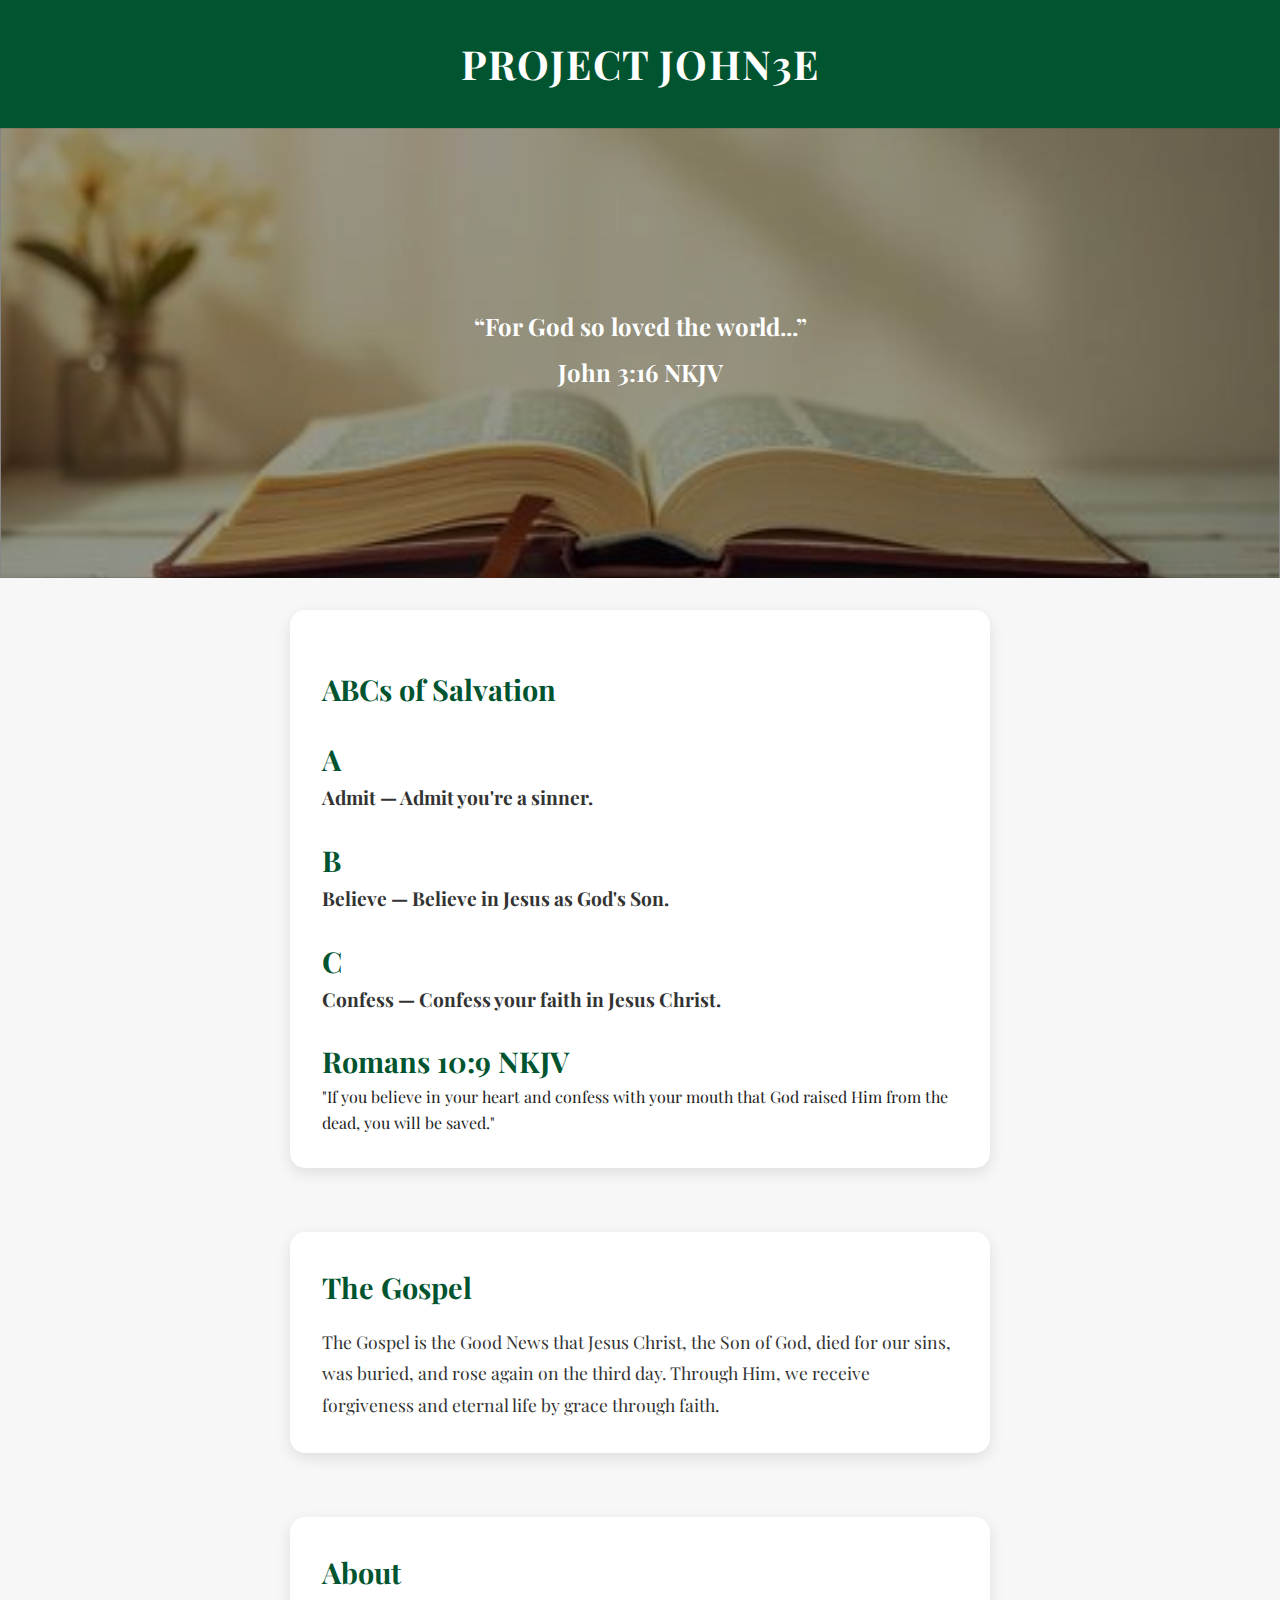
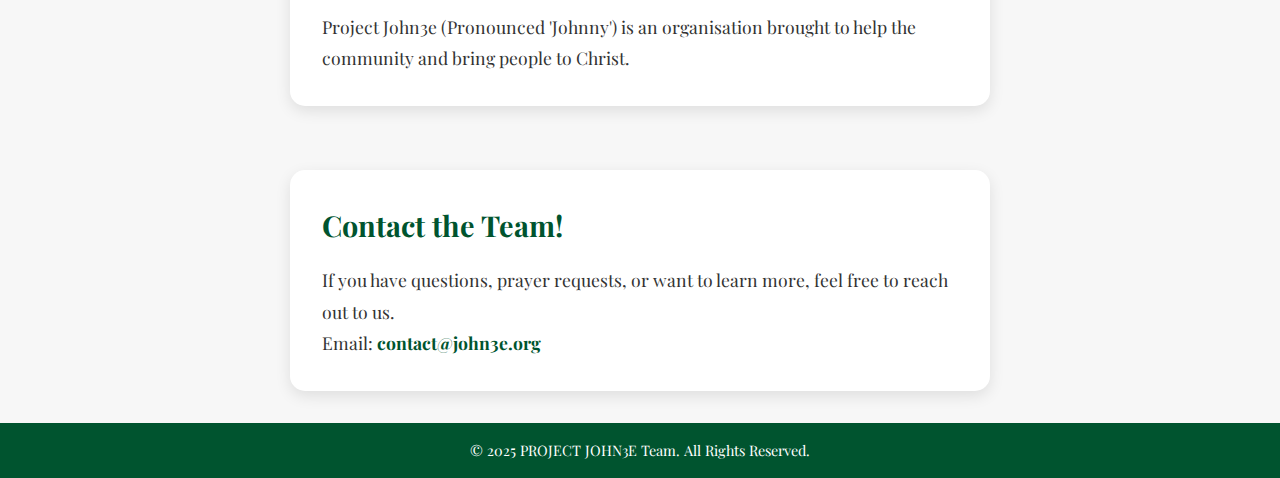
<file: index.html>
<!DOCTYPE html>
<html lang="en" dir="ltr">
<head>
  <meta charset="utf-8">
  <title>PROJECT JOHN3E</title>
  <link rel="stylesheet" href="css/master.css">
  <link href="https://fonts.googleapis.com/css2?family=Playfair+Display&display=swap" rel="stylesheet">
</head>
<body>
  <div class="header">
    <h1>PROJECT JOHN3E</h1>
  </div>

  <section class="hero">
    <h2 id="verse001">“For God so loved the world...”</h2>
    <h2 id="verse001location">John 3:16 NKJV</h2>
  </section>

  <section class="abcs">
    <h2>ABCs of Salvation</h2>
    <h2>A</h2>
    <h3>Admit — Admit you're a sinner.</h3>

    <h2>B</h2>
    <h3>Believe — Believe in Jesus as God's Son.</h3>

    <h2>C</h2>
    <h3>Confess — Confess your faith in Jesus Christ.</h3>

    <h2>Romans 10:9 NKJV</h2>
    <p>"If you believe in your heart and confess with your mouth that God raised Him from the dead, you will be saved."</p>
   </section>

    <section class="gospel">
      <h2>The Gospel</h2>
      <p>
        The Gospel is the Good News that Jesus Christ, the Son of God, died for our sins, was buried, and rose again on the third day.
        Through Him, we receive forgiveness and eternal life by grace through faith.
      </p>
    </section>

    <section class="about">
        <h2>About</h2>
        <p>
            Project John3e (Pronounced 'Johnny') is an organisation brought to help the community and bring people to Christ.
        </p>
    </section>

    <section class="contact">
      <h2>Contact the Team!</h2>
      <p>If you have questions, prayer requests, or want to learn more, feel free to reach out to us.</p>
      <p>Email: <a href="mailto:contact@john3e.org">contact@john3e.org</a></p>
    </section>

  <footer>
    <p>&copy; 2025 PROJECT JOHN3E Team. All Rights Reserved.</p>
  </footer>
</body>
</html>
</file>
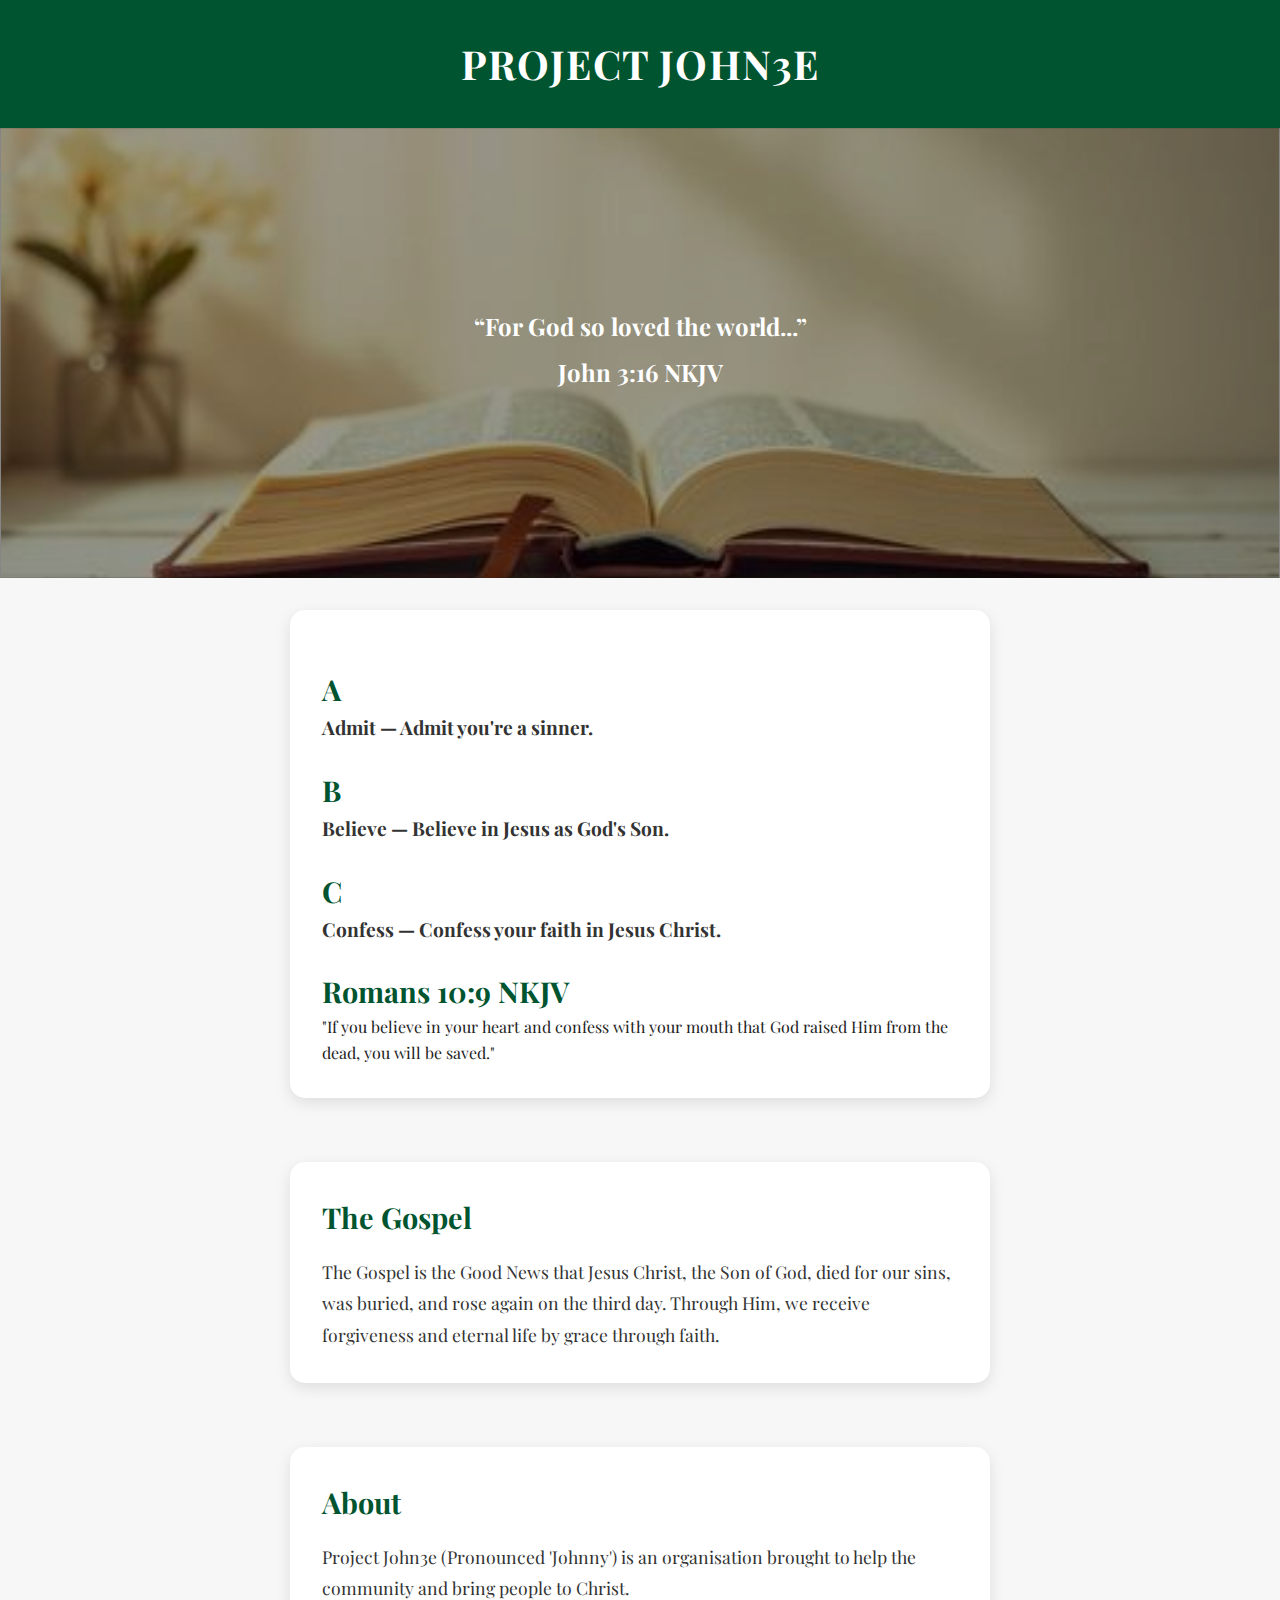
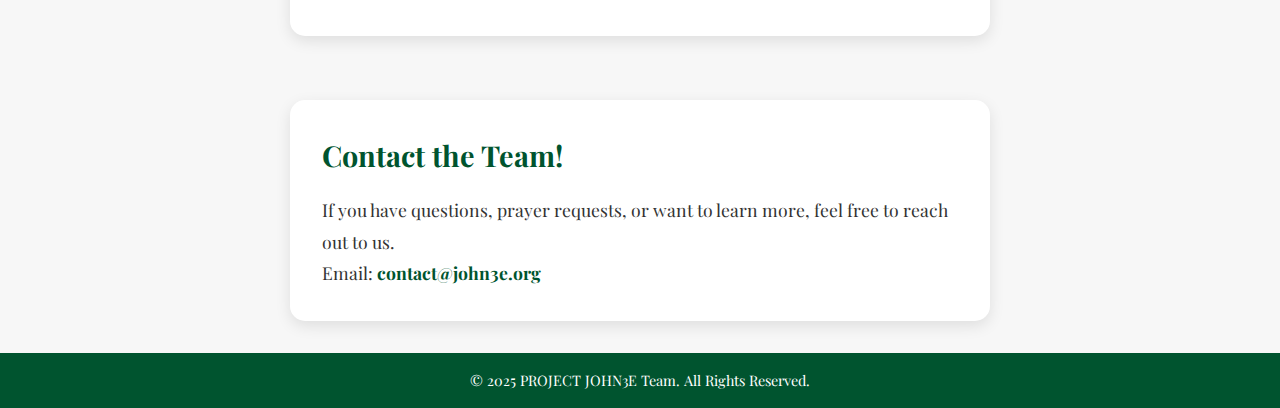
<file: PROJECT JOHNE3/index.html>
<!DOCTYPE html>
<html lang="en" dir="ltr">
<head>
  <meta charset="utf-8">
  <title>PROJECT JOHN3E</title>
  <link rel="stylesheet" href="css/master.css">
  <link href="https://fonts.googleapis.com/css2?family=Playfair+Display&display=swap" rel="stylesheet">
</head>
<body>
  <div class="header">
    <h1>PROJECT JOHN3E</h1>
  </div>

  <section class="hero">
    <h2 id="verse001">“For God so loved the world...”</h2>
    <h2 id="verse001location">John 3:16 NKJV</h2>
  </section>

  <section class="abcs">
    <h2>A</h2>
    <h3>Admit — Admit you're a sinner.</h3>

    <h2>B</h2>
    <h3>Believe — Believe in Jesus as God's Son.</h3>

    <h2>C</h2>
    <h3>Confess — Confess your faith in Jesus Christ.</h3>

    <h2>Romans 10:9 NKJV</h2>
    <p>"If you believe in your heart and confess with your mouth that God raised Him from the dead, you will be saved."</p>
   </section>

    <section class="gospel">
      <h2>The Gospel</h2>
      <p>
        The Gospel is the Good News that Jesus Christ, the Son of God, died for our sins, was buried, and rose again on the third day.
        Through Him, we receive forgiveness and eternal life by grace through faith.
      </p>
    </section>

    <section class="about">
        <h2>About</h2>
        <p>
            Project John3e (Pronounced 'Johnny') is an organisation brought to help the community and bring people to Christ.
        </p>
    </section>

    <section class="contact">
      <h2>Contact the Team!</h2>
      <p>If you have questions, prayer requests, or want to learn more, feel free to reach out to us.</p>
      <p>Email: <a href="mailto:contact@john3e.org">contact@john3e.org</a></p>
    </section>

  <footer>
    <p>&copy; 2025 PROJECT JOHN3E Team. All Rights Reserved.</p>
  </footer>
</body>
</html>
</file>
<file: css/master.css>
/* Reset & Base Styling */
* {
  box-sizing: border-box;
  margin: 0;
  padding: 0;
}

body {
  font-family: 'Playfair Display', serif;
  background-color: #f7f7f7;
  color: #222;
  line-height: 1.6;
  display: flex;
  flex-direction: column;
  min-height: 100vh;
}

/* Header */
.header {
  background: #00542f;
  color: white;
  padding: 2rem;
  text-align: center;
  box-shadow: 0 2px 5px rgba(0, 0, 0, 0.2);
}

.header h1 {
  font-size: 2.5rem;
  letter-spacing: 1.2px;
  text-transform: uppercase;
}

/* Hero Section */
.hero {
  background-image: url('../images/hero.jpg');
  background-size: cover;
  background-position: center;
  background-repeat: no-repeat;
  background-blend-mode: darken;
  background-color: rgba(0, 0, 0, 0.4); /* Dark overlay */

  height: 50vh;
  display: flex;
  flex-direction: column;
  justify-content: center;
  align-items: center;

  padding: 2rem 100px;
  border: 1px solid rgba(28, 28, 28, 0.11);

  text-align: center;
  color: #fff;
}

.hero h2 {
  margin-bottom: 0.5rem;
}

/* ABCs Section */
.abcs {
  padding: 2rem;
  max-width: 700px;
  margin: 2rem auto;
  background-color: white;
  border-radius: 15px;
  box-shadow: 0 5px 15px rgba(0, 0, 0, 0.1);
  text-align: left;
}

.abcs h2 {
  font-size: 1.8rem;
  color: #00542f;
  margin-top: 1.5rem;
}

.abcs h3 {
  font-size: 1.2rem;
  margin-bottom: 1rem;
  color: #333;
}

.gospel {
  padding: 2rem;
  max-width: 700px;
  margin: 2rem auto;
  background-color: white;
  border-radius: 15px;
  box-shadow: 0 5px 15px rgba(0, 0, 0, 0.1);
  text-align: left;
}

.gospel h2 {
  font-size: 1.8rem;
  color: #00542f;
  margin-bottom: 1rem;
}

.gospel p {
  font-size: 1.1rem;
  line-height: 1.8;
  color: #333;
}

.about {
  padding: 2rem;
  max-width: 700px;
  margin: 2rem auto;
  background-color: white;
  border-radius: 15px;
  box-shadow: 0 5px 15px rgba(0, 0, 0, 0.1);
  text-align: left;
}

.about h2 {
  font-size: 1.8rem;
  color: #00542f;
  margin-bottom: 1rem;
}

.about p {
  font-size: 1.1rem;
  line-height: 1.8;
  color: #333;
}

.contact {
  padding: 2rem;
  max-width: 700px;
  margin: 2rem auto;
  background-color: white;
  border-radius: 15px;
  box-shadow: 0 5px 15px rgba(0, 0, 0, 0.1);
  text-align: left;
}

.contact h2 {
  font-size: 1.8rem;
  color: #00542f;
  margin-bottom: 1rem;
}

.contact p {
  font-size: 1.1rem;
  line-height: 1.8;
  color: #333;
}

.contact a {
  color: #00542f;
  text-decoration: none;
  font-weight: bold;
}

.contact a:hover {
  text-decoration: underline;
}

/* Footer */
footer {
  background-color: #00542f;
  color: white;
  text-align: center;
  padding: 1rem;
  font-size: 0.9rem;
}
</file>
<file: PROJECT JOHNE3/css/master.css>
/* Reset & Base Styling */
* {
  box-sizing: border-box;
  margin: 0;
  padding: 0;
}

body {
  font-family: 'Playfair Display', serif;
  background-color: #f7f7f7;
  color: #222;
  line-height: 1.6;
  display: flex;
  flex-direction: column;
  min-height: 100vh;
}

/* Header */
.header {
  background: #00542f;
  color: white;
  padding: 2rem;
  text-align: center;
  box-shadow: 0 2px 5px rgba(0, 0, 0, 0.2);
}

.header h1 {
  font-size: 2.5rem;
  letter-spacing: 1.2px;
  text-transform: uppercase;
}

/* Hero Section */
.hero {
  background-image: url('../images/hero.jpg');
  background-size: cover;
  background-position: center;
  background-repeat: no-repeat;
  background-blend-mode: darken;
  background-color: rgba(0, 0, 0, 0.4); /* Dark overlay */

  height: 50vh;
  display: flex;
  flex-direction: column;
  justify-content: center;
  align-items: center;

  padding: 2rem 100px;
  border: 1px solid rgba(28, 28, 28, 0.11);

  text-align: center;
  color: #fff;
}

.hero h2 {
  margin-bottom: 0.5rem;
}

/* ABCs Section */
.abcs {
  padding: 2rem;
  max-width: 700px;
  margin: 2rem auto;
  background-color: white;
  border-radius: 15px;
  box-shadow: 0 5px 15px rgba(0, 0, 0, 0.1);
  text-align: left;
}

.abcs h2 {
  font-size: 1.8rem;
  color: #00542f;
  margin-top: 1.5rem;
}

.abcs h3 {
  font-size: 1.2rem;
  margin-bottom: 1rem;
  color: #333;
}

.gospel {
  padding: 2rem;
  max-width: 700px;
  margin: 2rem auto;
  background-color: white;
  border-radius: 15px;
  box-shadow: 0 5px 15px rgba(0, 0, 0, 0.1);
  text-align: left;
}

.gospel h2 {
  font-size: 1.8rem;
  color: #00542f;
  margin-bottom: 1rem;
}

.gospel p {
  font-size: 1.1rem;
  line-height: 1.8;
  color: #333;
}

.about {
  padding: 2rem;
  max-width: 700px;
  margin: 2rem auto;
  background-color: white;
  border-radius: 15px;
  box-shadow: 0 5px 15px rgba(0, 0, 0, 0.1);
  text-align: left;
}

.about h2 {
  font-size: 1.8rem;
  color: #00542f;
  margin-bottom: 1rem;
}

.about p {
  font-size: 1.1rem;
  line-height: 1.8;
  color: #333;
}

.contact {
  padding: 2rem;
  max-width: 700px;
  margin: 2rem auto;
  background-color: white;
  border-radius: 15px;
  box-shadow: 0 5px 15px rgba(0, 0, 0, 0.1);
  text-align: left;
}

.contact h2 {
  font-size: 1.8rem;
  color: #00542f;
  margin-bottom: 1rem;
}

.contact p {
  font-size: 1.1rem;
  line-height: 1.8;
  color: #333;
}

.contact a {
  color: #00542f;
  text-decoration: none;
  font-weight: bold;
}

.contact a:hover {
  text-decoration: underline;
}

/* Footer */
footer {
  background-color: #00542f;
  color: white;
  text-align: center;
  padding: 1rem;
  font-size: 0.9rem;
}
</file>
